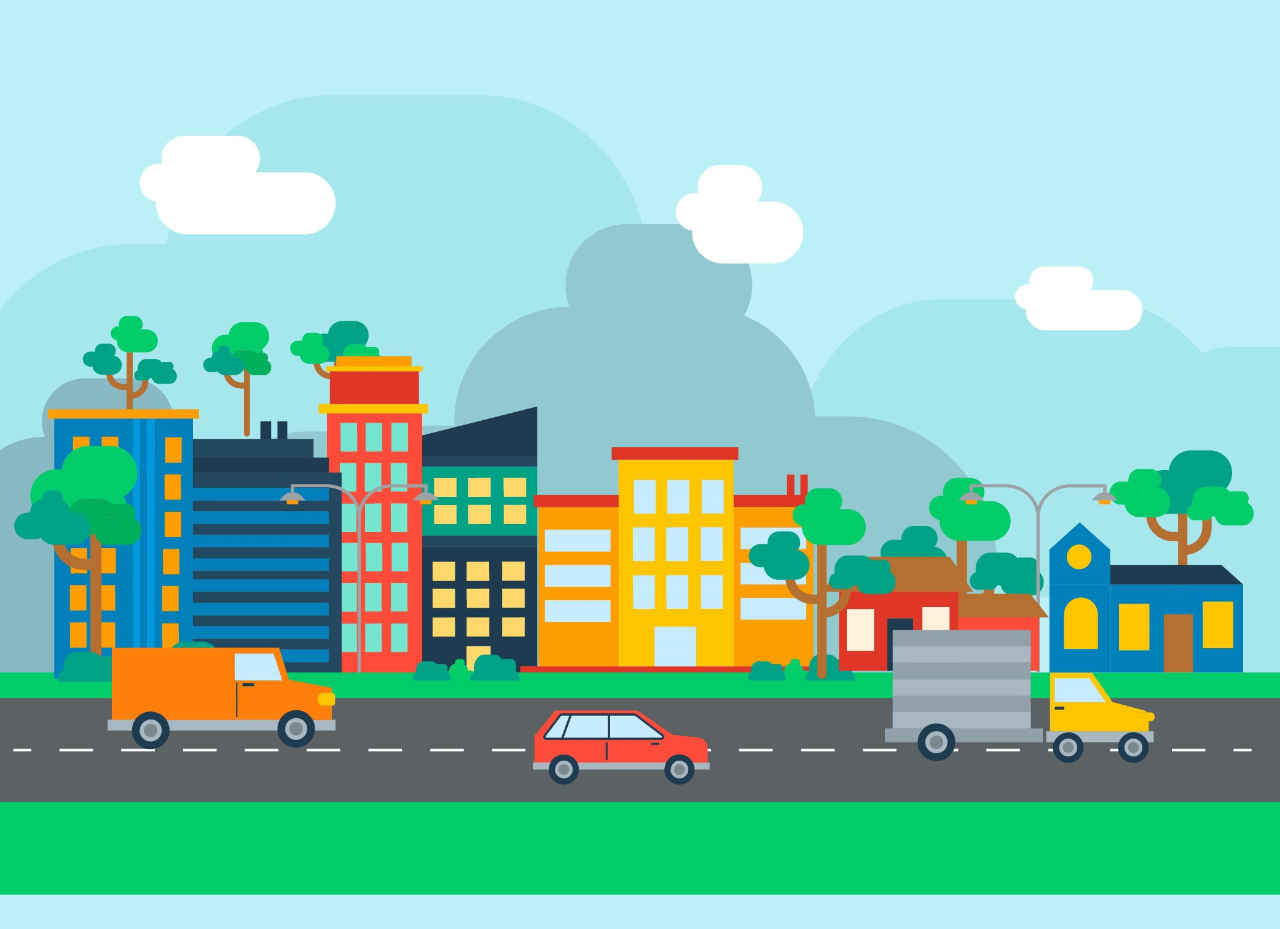
<file: index.html>
<!DOCTYPE html>
<html lang="en">
  <head>
    <meta charset="UTF-8" />
    <meta http-equiv="X-UA-Compatible" content="IE=edge" />
    <meta name="viewport" content="width=device-width, initial-scale=1.0" />

    <!-- custom css file link  -->
    <link rel="stylesheet" href="style.css" />
  </head>
  <body>
    <div class="container">
      <div class="logo">
        <center>
          <img
            src="driver/assets/logo.png"
            alt=""
            style="width: 70px; height: 80px"
          />
        </center>
        <h1 class="heading" style="color: #000000">
          Fleet<span style="color: #00a941">MS</span>
        </h1>
      </div>

      <div class="box-container">
        <div class="box">
          <img src="image/driv.png" alt="" />
          <h3>Driver</h3>
          <br />
          <p>Safely operate the vehicles</p>
          <a href="driver/driver-login.php" class="btn">Login</a>
        </div>

        <div class="box">
          <img src="image/supp.png" alt="" />
          <h3>Support Team</h3>
          <br />
          <p>Maintain vehicles and solve reported issues.</p>
          <a href="support_team/st-login.php" class="btn">Login</a>
        </div>

        <div class="box">
          <img src="image/admi.png" alt="" />
          <h3>Admin</h3>
          <br />
          <p>Monitors driver performance and ect...</p>
          <a href="admin/admin-login.php" class="btn">Login</a>
        </div>
      </div>
    </div>
  </body>
</html>
</file>
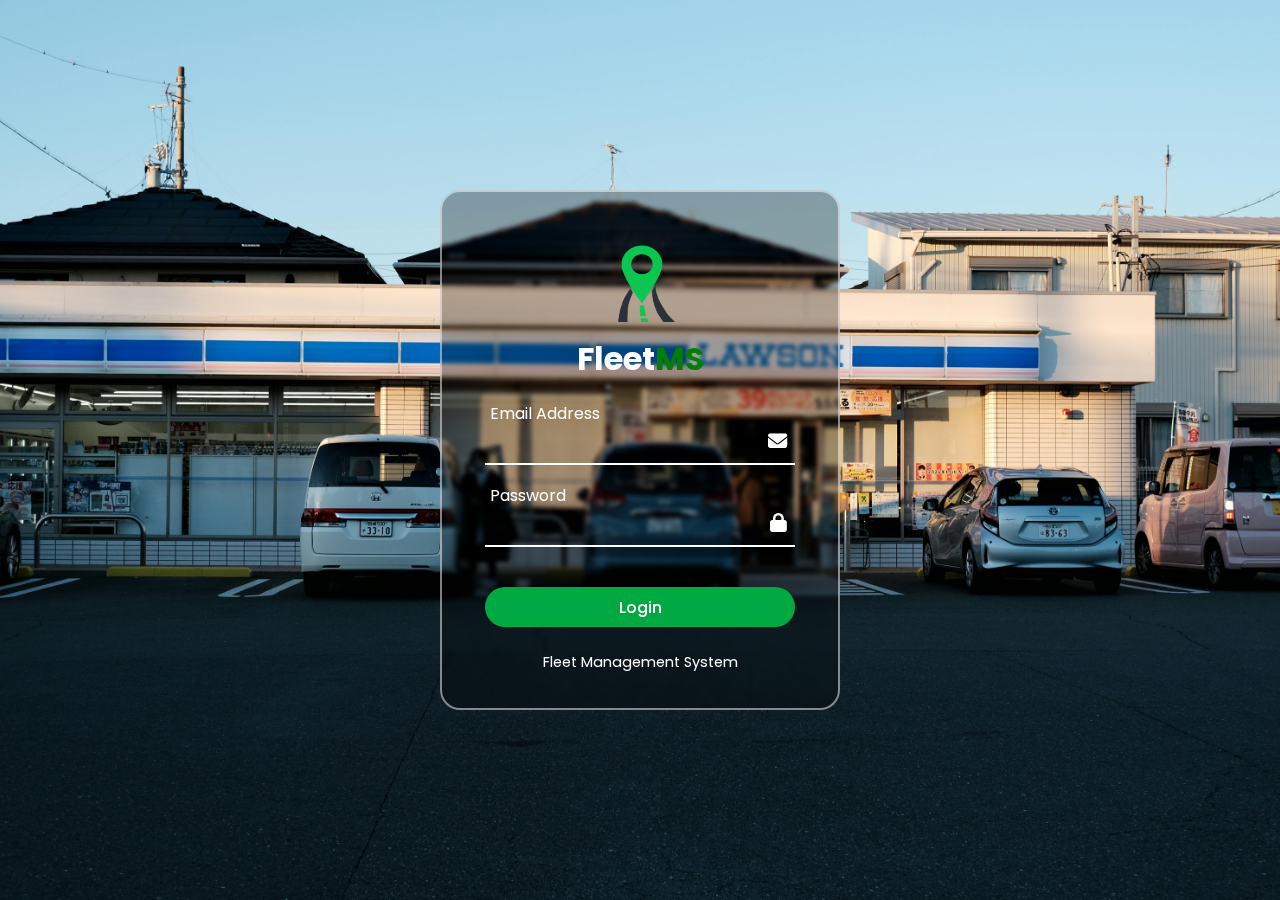
<file: admin/admin.html>
<!DOCTYPE html>
<html lang="en">
  <!--Created by Tivotal-->
  <head>
    <meta charset="UTF-8" />
    <meta name="viewport" content="width=device-width, initial-scale=1.0" />
    <title>Login Form Design</title>

    <!--font awesome(for icons)-->
    <link
      rel="stylesheet"
      href="https://cdnjs.cloudflare.com/ajax/libs/font-awesome/6.5.1/css/all.min.css"
    />

    <!--css file-->
    <link rel="stylesheet" href="admin.css" />
  </head>
  <body>
    <div class="wrapper">
      <form action="#">
        <br />
        <h1>
          <img src="assets/logo.png" alt="" style="height: 80px; width: 70px" />
        </h1>
        <h1 style="color: #fff">Fleet<span style="color: green">MS</span></h1>
        <div class="input-box">
          <i class="fas fa-envelope icon"></i>
          <input type="email" required />
          <label>Email Address</label>
        </div>
        <div class="input-box">
          <i class="fas fa-lock icon"></i>
          <input type="password" required />
          <label>Password</label>
        </div>

        <button type="submit" class="btn">Login</button>

        <div class="signup-link">
          <p>Fleet Management System</p>
        </div>
      </form>
    </div>
  </body>
</html>
</file>
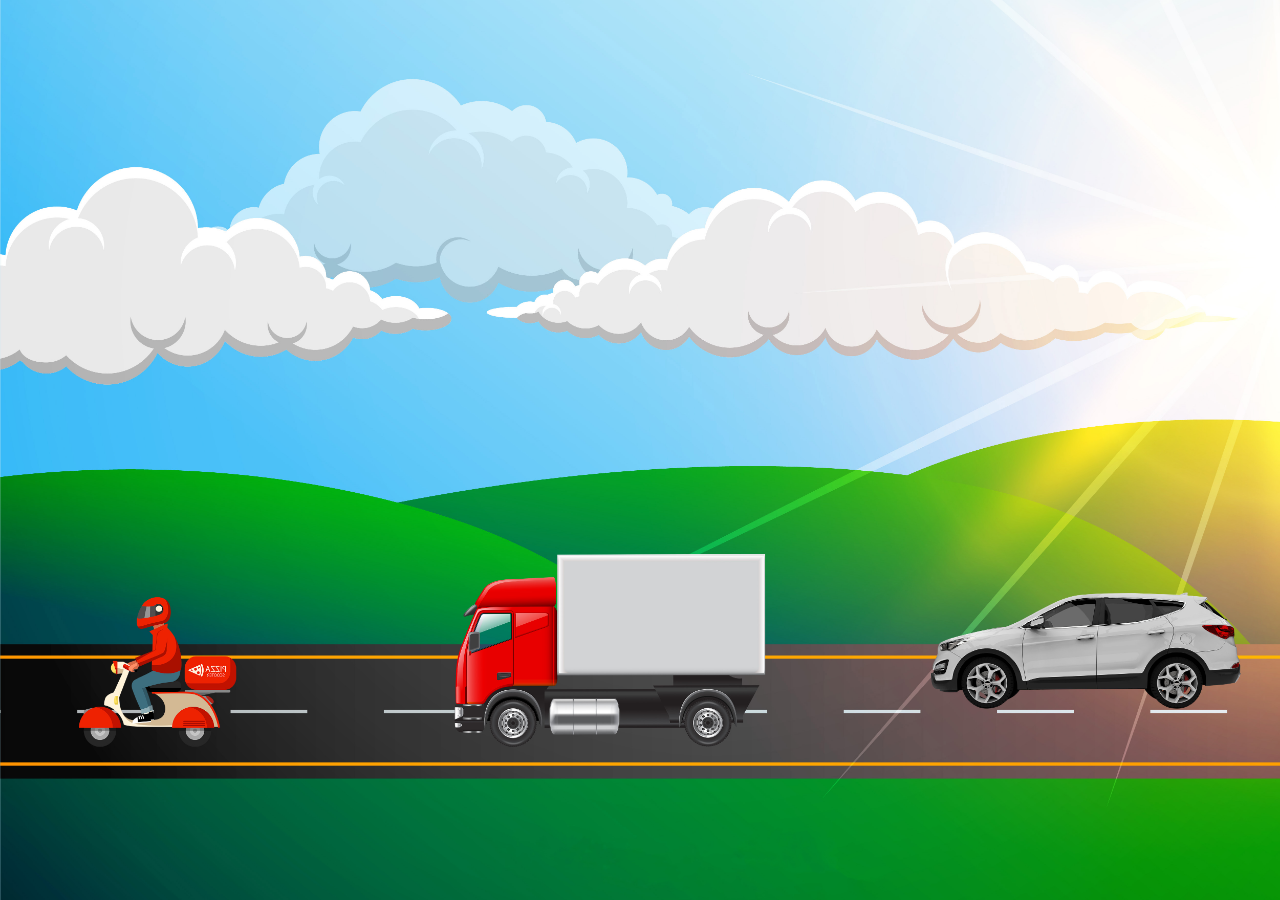
<file: driver/driver-login.html>
<!DOCTYPE html>
<html lang="en">
  <!--Created by Tivotal-->
  <head>
    <meta charset="UTF-8" />
    <meta name="viewport" content="width=device-width, initial-scale=1.0" />
    <title>Login Form Design</title>

    <!--font awesome(for icons)-->
    <link
      rel="stylesheet"
      href="https://cdnjs.cloudflare.com/ajax/libs/font-awesome/6.5.1/css/all.min.css"
    />

    <!--css file-->
    <link rel="stylesheet" href="driverlogin.css" />
  </head>
  <body>
    <div class="wrapper">
      <form action="#">
        <br />
        <h1>
          <img src="assets/logo.png" alt="" style="height: 80px; width: 70px" />
        </h1>
        <h1 style="color: black">Fleet<span style="color: green">MS</span></h1>
        <div class="input-box">
          <i class="fas fa-envelope icon"></i>
          <input type="email" required />
          <label>Email Address</label>
        </div>
        <div class="input-box">
          <i class="fas fa-lock icon"></i>
          <input type="password" required />
          <label>Password</label>
        </div>

        <div class="row">
          <label><input type="checkbox" />Remember me</label>

          <a href="#">Forgot password?</a>
        </div>

        <button type="submit" class="btn">Login</button>

        <div class="signup-link">
          <p>
            Don't have an account? <a href="driver-signup.php">Signup now</a>
          </p>
        </div>
      </form>
    </div>
  </body>
</html>
</file>
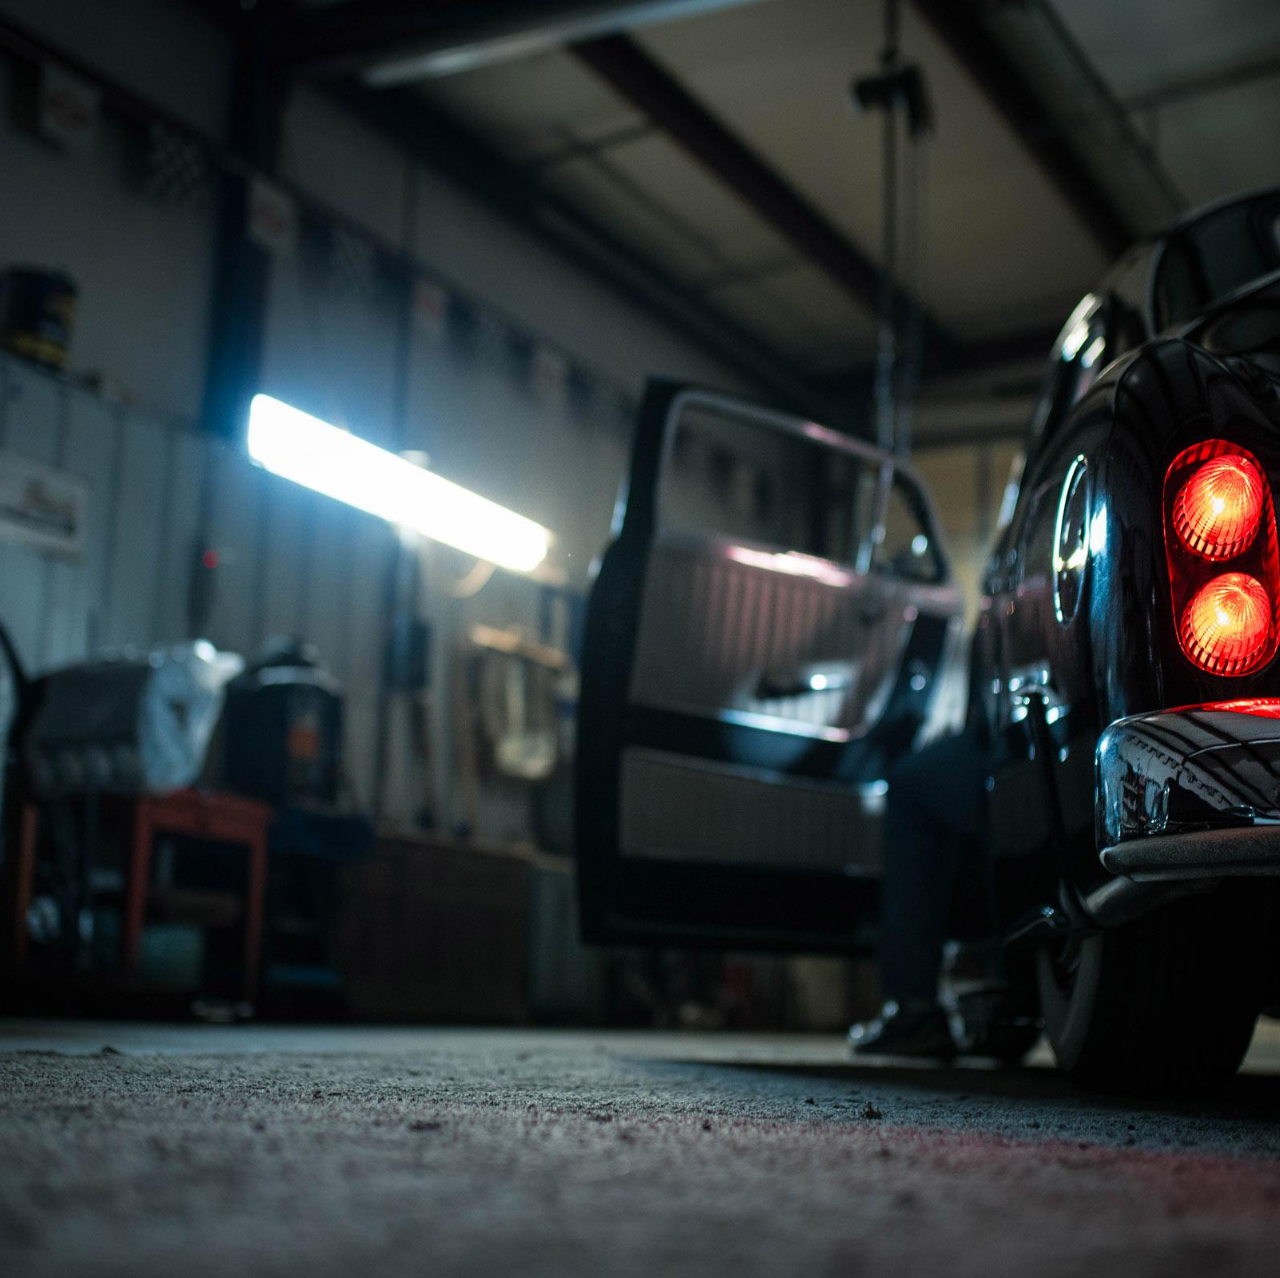
<file: driver/driver-signup.html>
<!DOCTYPE html>
<html lang="en">
  <head>
    <meta charset="UTF-8" />
    <meta name="viewport" content="width=device-width, initial-scale=1.0" />
    <title>Document</title>

    <link rel="stylesheet" href="driversignup.css" />
  </head>
  <body>
    <section class="container">
      <header>Registration</header>
      <form action="" class="form">
        <!-- Name -->
        <div class="column">
          <!-- 1 -->
          <div class="input-box">
            <label>Frist Name</label>
            <input type="text" placeholder="Enter Frist Name" />
          </div>
          <!-- 2 -->
          <div class="input-box">
            <label>Last Name</label>
            <input type="text" placeholder="Enter Last Name" />
          </div>
        </div>

        <!-- Address -->
        <div class="input-box">
          <label>Address</label>
          <input type="text" placeholder="Enter Address" />
        </div>

        <!--Licence & Profile Picture-->
        <div class="column">
          <!-- Licence -->
          <div class="input-box">
            <label>Driving Licence Number</label>
            <input type="number" placeholder="Enter Mobile Number" />
          </div>

          <!-- Profile Picture -->
          <div class="input-box">
            <label>Profile Picture</label>
            <input
              type="file"
              id="real-file"
              accept="image/*"
              hidden="hidden"
            />
            <button class="gg" id="cutom-botton">Choose Photo</button>

            <script>
              const realFileBtn = document.getElementById("real-file");
              const cutomBtn = document.getElementById("cutom-botton");

              cutomBtn.addEventListener("click", function () {
                realFileBtn.click();
              });
            </script>
          </div>
        </div>

        <!--Mobile Number & Birthday-->
        <div class="column">
          <!-- 1 -->
          <div class="input-box">
            <label>Mobile Number</label>
            <input type="number" placeholder="Enter Mobile Number" />
          </div>
          <!-- 2 -->
          <div class="input-box">
            <label>Birthday</label>
            <input type="date" placeholder="Enter Name" />
          </div>
        </div>

        <!-----gender------>
        <div class="gender-box">
          <h3>Gender</h3>
          <div class="gender-option">
            <!-- Male -->
            <div class="gender">
              <input type="radio" id="check-male" name="gender" checked />
              <label for="check-male">Male</label>
            </div>

            <!-- FeMale -->
            <div class="gender">
              <input type="radio" id="check-female" name="gender" />
              <label for="check-female">Female</label>
            </div>

            <!-- Other -->
            <div class="gender">
              <input type="radio" id="other" name="gender" />
              <label for="other">Other</label>
            </div>
          </div>
        </div>

        <!--Email & Password-->
        <div class="column">
          <!-- 1 -->
          <div class="input-box">
            <label>Email</label>
            <input type="email" placeholder="Enter Email" />
          </div>
          <!-- 2 -->
          <div class="input-box">
            <label>Password</label>
            <input type="password" placeholder="Enter Password" />
          </div>
        </div>

        <!-- expireance levels  -->
        <div class="input-box">
          <label>Expireance</label>
          <input type="text" placeholder="Enter your expireance" />
          <br /><br /><br />
          <label>Select your Vechicle type</label><br /><br />
        </div>

        <!-- vechicles -->

        <div class="radio-tile-group">
          <!-- bike -->
          <div class="input-container">
            <input id="bike" type="checkbox" name="radio" />
            <div class="radio-tile">
              <img src="assets/bike.png" alt="" class="vima" />
              <label for="bike">Bike</label>
            </div>
          </div>

          <!-- bike -->
          <div class="input-container">
            <input id="threewheeler" type="checkbox" name="radio" />
            <div class="radio-tile">
              <img src="assets/threew.png" alt="" class="vima" />
              <label for="threewheeler">Threewheeler</label>
            </div>
          </div>

          <!-- car -->
          <div class="input-container">
            <input id="car" type="checkbox" name="radio" />
            <div class="radio-tile">
              <img src="assets/car.png" alt="" class="vima" />
              <label for="car">Car</label>
            </div>
          </div>

          <!-- van -->
          <div class="input-container">
            <input id="van" type="checkbox" name="radio" />
            <div class="radio-tile">
              <img src="assets/van.png" alt="" class="vima" />
              <label for="van">Van</label>
            </div>
          </div>

          <!-- pickup -->
          <div class="input-container">
            <input id="pickup" type="checkbox" name="radio" />
            <div class="radio-tile">
              <img src="assets/pickup.png" alt="" class="vima" />
              <label for="pickup">Pickup</label>
            </div>
          </div>

          <!-- lorry -->
          <div class="input-container">
            <input id="lorry" type="checkbox" name="radio" />
            <div class="radio-tile">
              <img src="assets/lorry.png" alt="" class="vima" />
              <label for="lorry">Lorry</label>
            </div>
          </div>

          <!-- heavylorry -->
          <div class="input-container">
            <input id="heavylorry" type="checkbox" name="radio" />
            <div class="radio-tile">
              <img src="assets/heavylorry.png" alt="" class="vima" />
              <label for="heavylorry">Heavy Lorry</label>
            </div>
          </div>

          <!-- Prime Mover -->
          <div class="input-container">
            <input id="pm" type="checkbox" name="radio" />
            <div class="radio-tile">
              <img src="assets/pm.png" alt="" class="vima" />
              <label for="pm">Prime Mover</label>
            </div>
          </div>
          <!-- end vechicles -->
        </div>

        <!-- button -->
        <br />
        <button type="submit" class="btn">Submit</button>

        <div class="signup-link">
          <p>
            Do you have an account? <a href="driver-login.html">Login now</a>
          </p>
        </div>
      </form>
    </section>
  </body>
</html>
</file>
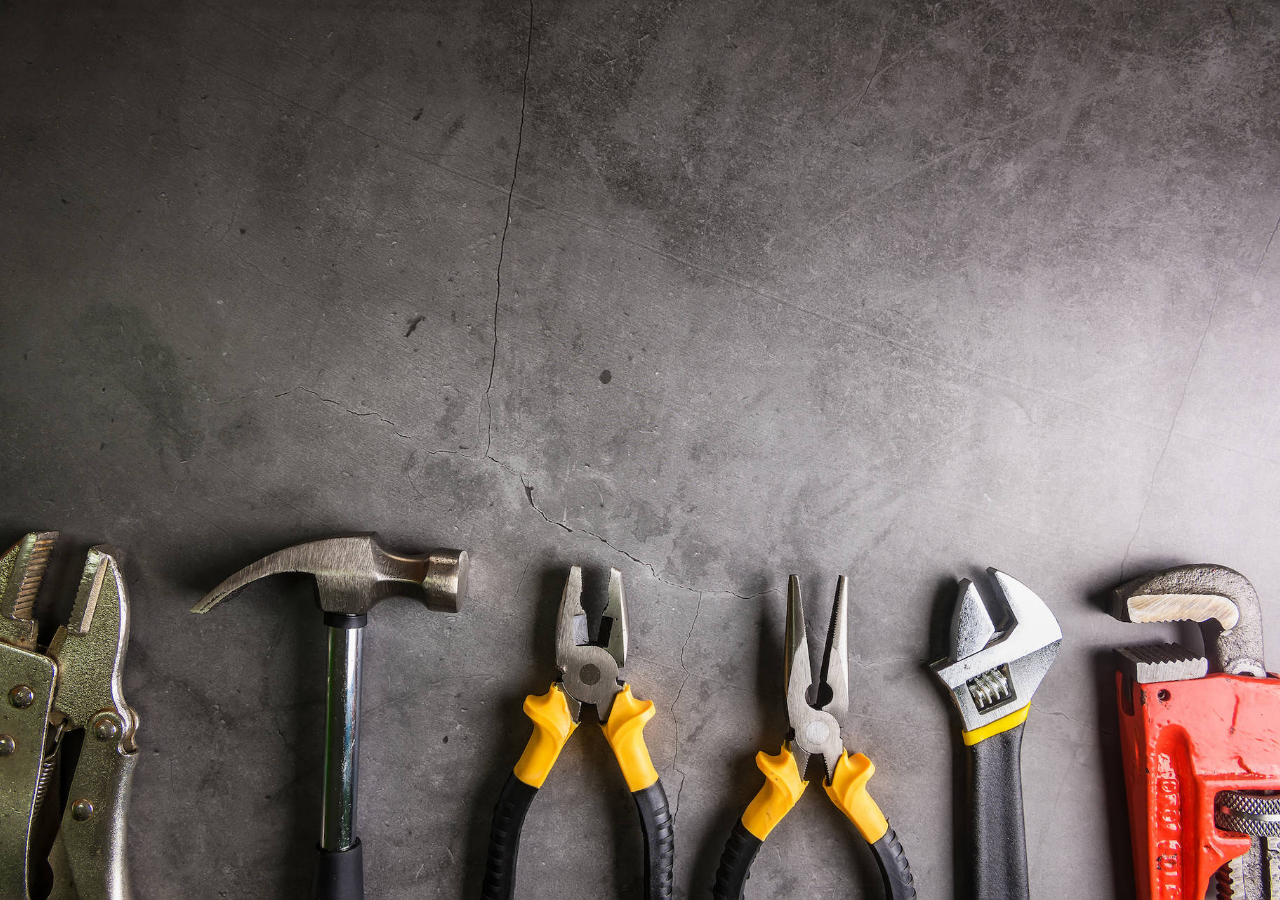
<file: support_team/st.html>
<!DOCTYPE html>
<html lang="en">
  <!--Created by Tivotal-->
  <head>
    <meta charset="UTF-8" />
    <meta name="viewport" content="width=device-width, initial-scale=1.0" />
    <title>Login Form Design</title>

    <!--font awesome(for icons)-->
    <link
      rel="stylesheet"
      href="https://cdnjs.cloudflare.com/ajax/libs/font-awesome/6.5.1/css/all.min.css"
    />

    <!--css file-->
    <link rel="stylesheet" href="st.css" />
  </head>
  <body>
    <div class="wrapper">
      <form action="#">
        <br />
        <h1>
          <img src="assets/logo.png" alt="" style="height: 80px; width: 70px" />
        </h1>
        <h1 style="color: black">Fleet<span style="color: green">MS</span></h1>
        <div class="input-box">
          <i class="fas fa-envelope icon"></i>
          <input type="email" required />
          <label>Email Address</label>
        </div>
        <div class="input-box">
          <i class="fas fa-lock icon"></i>
          <input type="password" required />
          <label>Password</label>
        </div>

        <div class="row">
          <label><input type="checkbox" />Remember me</label>

          <a href="#">Forgot password?</a>
        </div>

        <button type="submit" class="btn">Login</button>

        <div class="signup-link">
          <p>Fleet Management System</p>
        </div>
      </form>
    </div>
  </body>
</html>
</file>
<file: style.css>
@import url("https://fonts.googleapis.com/css2?family=Poppins:wght@100;200;300;400;500;600;700&display=swap");

* {
  font-family: "Poppins", sans-serif;
  margin: 0;
  padding: 0;
  box-sizing: border-box;
  outline: none;
  border: none;
  text-decoration: none;
  text-transform: capitalize;
  transition: 0.2s linear;
}

body {
  min-height: 60px;
  background: url(image/bg.jpg);
  background-size: cover;
  background-position: center;
}

.container {
  padding: 120px 9%;
  padding-bottom: 100px;
}

.container .heading {
  text-align: center;
  padding-bottom: 15px;
  color: #fff;
  text-shadow: 0 5px 10px rgba(0, 0, 0, 0.2);
  font-size: 50px;
}

.container .box-container {
  display: grid;
  grid-template-columns: repeat(auto-fit, minmax(270px, 1fr));
  gap: 15px;
}

.container .box-container .box {
  box-shadow: 0 5px 10px rgba(0, 0, 0, 0.2);
  border-radius: 20px;
  background: #fff;
  text-align: center;
  padding: 30px 20px;
}

.container .box-container .box img {
  height: 200px;
}

.container .box-container .box h3 {
  color: #444;
  font-size: 22px;
  padding: 10px 0;
}

.container .box-container .box p {
  color: #777;
  font-size: 15px;
  line-height: 1.8;
}

.container .box-container .box .btn {
  margin-top: 10px;
  display: inline-block;
  background: #333;
  color: #fff;
  font-size: 17px;
  border-radius: 5px;
  padding: 8px 25px;
}

.container .box-container .box .btn:hover {
  letter-spacing: 1px;
}

.container .box-container .box:hover {
  box-shadow: 0 10px 15px rgba(0, 0, 0, 0.3);
  transform: scale(1.03);
}

/*--------- Animation ---------*/
.box-container {
  position: relative;
  opacity: 0;
  transform: translateY(40%);
  animation: slideIn 1s forwards;
}
.logo {
  position: relative;
  opacity: 0;
  transform: translateY(-100%);
  animation: slideIn 1s forwards;
}

@keyframes slideIn {
  to {
    opacity: 1;
    transform: translateX(0%);
  }
}

@media (max-width: 768px) {
  .container {
    padding: 20px;
  }
}
</file>
<file: admin/admin.css>
/* Created by Tivotal */

/* Google Fonts(Poppins) */
@import url("https://fonts.googleapis.com/css2?family=Poppins:wght@100;200;300;400;500;600;700&display=swap");

* {
  font-family: "Poppins", sans-serif;
  margin: 0;
  padding: 0;
  box-sizing: border-box;
}

body {
  min-height: 100vh;
  display: flex;
  align-items: center;
  justify-content: center;
  background: url(assets/bg.jpg);
  background-size: cover;
  background-position: center;
}

.wrapper {
  position: relative;
  width: 400px;
  height: 520px;
  background: rgba(0, 0, 0, 0.3);
  border: 2px solid rgba(255, 255, 255, 0.5);
  border-radius: 20px;
  display: flex;
  align-items: center;
  justify-content: center;
  backdrop-filter: blur(2px);
}

.wrapper h1 {
  font-size: 2em;
  color: #ffffff;
  text-align: center;
}

.wrapper .input-box {
  position: relative;
  width: 310px;
  margin: 30px 0;
  border-bottom: 2px solid #fff;
}

.wrapper .input-box input {
  width: 100%;
  height: 50px;
  background: transparent;
  outline: none;
  border: none;
  font-size: 1em;
  color: #fff;
  padding: 0 40px 0 5px;
}

.wrapper .input-box label {
  position: absolute;
  top: 50%;
  left: 5px;
  transform: translateY(-150%);
  font-size: 1em;
  color: #fff;
  pointer-events: none;
  transition: 0.5s;
}
/* animation */

/* .wrapper .input-box input:focus ~ label,
  .wrapper .input-box input:valid ~ label {
    top: 105px;
  } */

.wrapper .input-box .icon {
  position: absolute;
  right: 8px;
  color: #fff;
  font-size: 1.2em;
  line-height: 57px;
}

.wrapper .row {
  margin: -15px 0 15px;
  font-size: 0.9em;
  color: #fff;
  display: flex;
  justify-content: space-between;
}

.wrapper .row label {
  display: flex;
  align-items: center;
  gap: 5px;
}

.wrapper .options a:hover {
  text-decoration: underline;
}

.wrapper .btn {
  width: 100%;
  height: 40px;
  background: #00a941;
  outline: none;
  border: none;
  border-radius: 40px;
  cursor: pointer;
  font-size: 1em;
  font-weight: 500;
  color: #fff;
  margin-top: 10px;
  transition: all 0.2s ease;
}

.wrapper .btn:hover {
  background-color: #0cc652;
}

.wrapper .signup-link {
  font-size: 0.9em;
  color: #fff;
  text-align: center;
  margin: 25px 0 10px;
}

@media (max-width: 360px) {
  .wrapper {
    width: 100%;
    height: 100vh;
    border: none;
    border-radius: 0px;
  }

  .wrapper .input-box {
    width: 290px;
  }
}
</file>
<file: driver/driverlogin.css>
/* Created by Tivotal */

/* Google Fonts(Poppins) */
@import url("https://fonts.googleapis.com/css2?family=Poppins:wght@100;200;300;400;500;600;700&display=swap");

* {
  font-family: "Poppins", sans-serif;
  margin: 0;
  padding: 0;
  box-sizing: border-box;
}

body {
  min-height: 100vh;
  display: flex;
  align-items: center;
  justify-content: center;
  background: url(assets/bg.jpg);
  background-size: cover;
  background-position: center;
}

.wrapper {
  position: relative;
  width: 400px;
  height: 520px;
  background: transparent;
  border: 2px solid rgba(255, 255, 255, 0.5);
  border-radius: 20px;
  display: flex;
  align-items: center;
  justify-content: center;
  backdrop-filter: blur(15px);
}

.wrapper h1 {
  font-size: 2em;
  color: #000;
  text-align: center;
}

.wrapper .input-box {
  position: relative;
  width: 310px;
  margin: 30px 0;
  border-bottom: 2px solid #000;
}

.wrapper .input-box input {
  width: 100%;
  height: 50px;
  background: transparent;
  outline: none;
  border: none;
  font-size: 1em;
  color: #000;
  padding: 0 40px 0 5px;
}

.wrapper .input-box label {
  position: absolute;
  top: 50%;
  left: 5px;
  transform: translateY(-150%);
  font-size: 1em;
  color: #000;
  pointer-events: none;
  transition: 0.5s;
}

/* animation */

/* .wrapper .input-box input:focus ~ label,
.wrapper .input-box input:valid ~ label {
  top: 105px;
} */

.wrapper .input-box .icon {
  position: absolute;
  right: 8px;
  color: #000;
  font-size: 1.2em;
  line-height: 57px;
}

.wrapper .row {
  margin: -15px 0 15px;
  font-size: 0.9em;
  color: #000;
  display: flex;
  justify-content: space-between;
}

.wrapper .row label {
  display: flex;
  align-items: center;
  gap: 5px;
}

.wrapper .row a {
  color: #000;
  text-decoration: none;
}

.wrapper .options a:hover {
  text-decoration: underline;
}

.wrapper .btn {
  width: 100%;
  height: 40px;
  background: #00a941;
  outline: none;
  border: none;
  border-radius: 40px;
  cursor: pointer;
  font-size: 1em;
  font-weight: 500;
  color: #fff;
  margin-top: 10px;
  transition: all 0.2s ease;
}

.wrapper .btn:hover {
  background-color: #0cc652;
}

.wrapper .signup-link {
  font-size: 0.9em;
  color: #000;
  text-align: center;
  margin: 25px 0 10px;
}

.wrapper .signup-link a {
  color: #000;
  text-decoration: none;
  font-weight: 600;
}

.wrapper .signup-link a:hover {
  text-decoration: underline;
}

.wrapper {
  position: relative;
  opacity: 0;
  transform: translateY(-100%);
  animation: slideIn 1s forwards;
}

@keyframes slideIn {
  to {
    opacity: 1;
    transform: translateX(0%);
  }
}

@media (max-width: 360px) {
  .wrapper {
    width: 100%;
    height: 100vh;
    border: none;
    border-radius: 0px;
  }

  .wrapper .input-box {
    width: 290px;
  }
}
</file>
<file: driver/driversignup.css>
* {
  margin: 0;
  padding: 0;
  box-sizing: border-box;
  font-family: "Poppins", sans-serif;
}

body {
  min-height: 100vh;
  display: flex;
  align-items: center;
  justify-content: center;
  padding: 20px;
  background: url(assets/bg2.jpg);
  background-size: cover;
  background-position: center;
}

.container {
  position: relative;
  max-width: 700px;
  width: 100%;
  background: #fff;
  padding: 25px;
  border-radius: 8px;
  box-shadow: 0 0 15px rgba(0, 0, 0, 0.1);
}

.container header {
  font-size: 1.5rem;
  color: black;
  font-weight: 500;
  text-align: center;
}

.container .form {
  margin-top: 30px;
}

.form .input-box {
  width: 100%;
  margin-top: 20px;
}

.input-box label {
  color: black;
}

.form .input-box input {
  position: relative;
  height: 50px;
  width: 100%;
  outline: none;
  font-size: 1rem;
  color: #707070;
  margin-top: 8px;
  border: 1px solid #ddd;
  border-radius: 6px;
  padding: 0 15px;
}

.input-box input:focus {
  box-shadow: 0 1px 0 rgba(0, 0, 0, 0.2);
}

.form .column {
  display: flex;
  column-gap: 15px;
}

.form .gender-box {
  margin-top: 20px;
}

.gender-box h3 {
  color: black;
  font-size: 1rem;
  font-weight: 400;
  margin-bottom: 8px;
}

.form :where(.gender-option, .gender) {
  display: flex;
  align-items: center;
  column-gap: 50px;
  flex-wrap: wrap;
}

.form .gender {
  column-gap: 5px;
}

.gender input {
  accent-color: #0cc652;
}

.form :where(.gender input, .gender label) {
  cursor: pointer;
}

.gender label {
  color: #707070;
}

.form .btn {
  height: 55px;
  width: 100%;
  color: #fff;
  font-size: 1rem;
  margin-top: 6px;
  border: none;
  border-radius: 6px;
  cursor: pointer;
  font-weight: 400;
  background-color: #00a941;
  transition: all 0.2s ease;
}

.form .btn:hover {
  background-color: #0cc652;
}

#cutom-botton {
  position: relative;
  height: 50px;
  width: 100%;
  outline: none;
  font-size: 1rem;
  color: #707070;
  margin-top: 8px;
  border: 1px solid #ddd;
  border-radius: 6px;
  padding: 0 15px;
  cursor: pointer;
}

.signup-link {
  font-size: 0.9em;
  color: #000;
  text-align: center;
  margin: 25px 0 10px;
}

.signup-link a {
  color: #000;
  text-decoration: none;
  font-weight: 600;
}

.signup-link a:hover {
  text-decoration: underline;
}

/* Responsive */
@media screen and (max-width: 500px) {
  .form .column {
    flex-wrap: wrap;
  }
  .form :where(.gender-option, .gender) {
    row-gap: 15px;
  }
}

/* vechicle */
:root {
  --primary-color: #0cc652;
}
.radio-tile-group {
  display: flex;
  flex-wrap: wrap;
  justify-content: center;
}
/* box */
.input-container {
  position: relative;
  height: 8rem;
  width: 8rem;
  margin: 0.5rem;
}

.input-container input {
  position: absolute;
  height: 100%;
  width: 100%;
  margin: 0;
  cursor: pointer;
  z-index: 2;
  opacity: 0;
}

.input-container .radio-tile {
  display: flex;
  flex-direction: column;
  align-items: center;
  justify-content: center;
  height: 100%;
  border: 2px solid var(--primary-color);
  border-radius: 8px;
  transition: all 300ms ease;
}

.input-container ion-icon {
  color: var(--primary-color);
  font-size: 3rem;
}
/* label font */
.input-container label {
  color: var(--primary-color);
  font-size: 0.8rem;
  font-weight: 600;
  text-transform: uppercase;
  letter-spacing: 1px;
}

input:checked + .radio-tile {
  background-color: var(--primary-color);
  box-shadow: 0 0 12px var(--primary-color);
  transform: scale(1.1);
}

input:hover + .radio-tile {
  box-shadow: 0 0 12px var(--primary-color);
}

input:checked + .radio-tile ion-icon,
input:checked + .radio-tile label {
  color: white;
}

.vima {
  width: 80px;
  height: 60px;
}

/*-------------- Animation -------------*/
.container {
  position: relative;
  opacity: 0;
  transform: translateX(-70%);
  animation: slideIn 1s forwards;
}

@keyframes slideIn {
  to {
    opacity: 1;
    transform: translateX(0%);
  }
}
</file>
<file: support_team/st.css>
/* Created by Tivotal */

/* Google Fonts(Poppins) */
@import url("https://fonts.googleapis.com/css2?family=Poppins:wght@100;200;300;400;500;600;700&display=swap");

* {
  font-family: "Poppins", sans-serif;
  margin: 0;
  padding: 0;
  box-sizing: border-box;
}

body {
  min-height: 100vh;
  display: flex;
  align-items: center;
  justify-content: center;
  background: url(assets/bg.jpg);
  background-size: cover;
  background-position: center;
}

.wrapper {
  position: relative;
  width: 400px;
  height: 520px;
  background: transparent;
  border: 2px solid rgba(255, 255, 255, 0.5);
  border-radius: 20px;
  display: flex;
  align-items: center;
  justify-content: center;
  backdrop-filter: blur(3px);
}

.wrapper h1 {
  font-size: 2em;
  color: #fff;
  text-align: center;
}

.wrapper .input-box {
  position: relative;
  width: 310px;
  margin: 30px 0;
  border-bottom: 2px solid #fff;
}

.wrapper .input-box input {
  width: 100%;
  height: 50px;
  background: transparent;
  outline: none;
  border: none;
  font-size: 1em;
  color: #fff;
  padding: 0 40px 0 5px;
}

.wrapper .input-box label {
  position: absolute;
  top: 50%;
  left: 5px;
  transform: translateY(-150%);
  font-size: 1em;
  color: #fff;
  pointer-events: none;
  transition: 0.5s;
}

/* animation */

/* .wrapper .input-box input:focus ~ label,
.wrapper .input-box input:valid ~ label {
  top: 105px;
} */

.wrapper .input-box .icon {
  position: absolute;
  right: 8px;
  color: #fff;
  font-size: 1.2em;
  line-height: 57px;
}

.wrapper .row {
  margin: -15px 0 15px;
  font-size: 0.9em;
  color: #fff;
  display: flex;
  justify-content: space-between;
}

.wrapper .row label {
  display: flex;
  align-items: center;
  gap: 5px;
}

.wrapper .row a {
  color: #fff;
  text-decoration: none;
}

.wrapper .options a:hover {
  text-decoration: underline;
}

.wrapper .btn {
  width: 100%;
  height: 40px;
  background: #00a941;
  outline: none;
  border: none;
  border-radius: 40px;
  cursor: pointer;
  font-size: 1em;
  font-weight: 500;
  color: #fff;
  margin-top: 10px;
  transition: all 0.2s ease;
}

.wrapper .btn:hover {
  background-color: #0cc652;
}

.wrapper .signup-link {
  font-size: 0.9em;
  color: #fff;
  text-align: center;
  margin: 25px 0 10px;
}

.wrapper .signup-link a:hover {
  text-decoration: underline;
}
.wrapper {
  position: relative;
  opacity: 0;
  transform: translateY(-100%);
  animation: slideIn 1s forwards;
}

@keyframes slideIn {
  to {
    opacity: 1;
    transform: translateX(0%);
  }
}

@media (max-width: 360px) {
  .wrapper {
    width: 100%;
    height: 100vh;
    border: none;
    border-radius: 0px;
  }

  .wrapper .input-box {
    width: 290px;
  }
}
</file>
